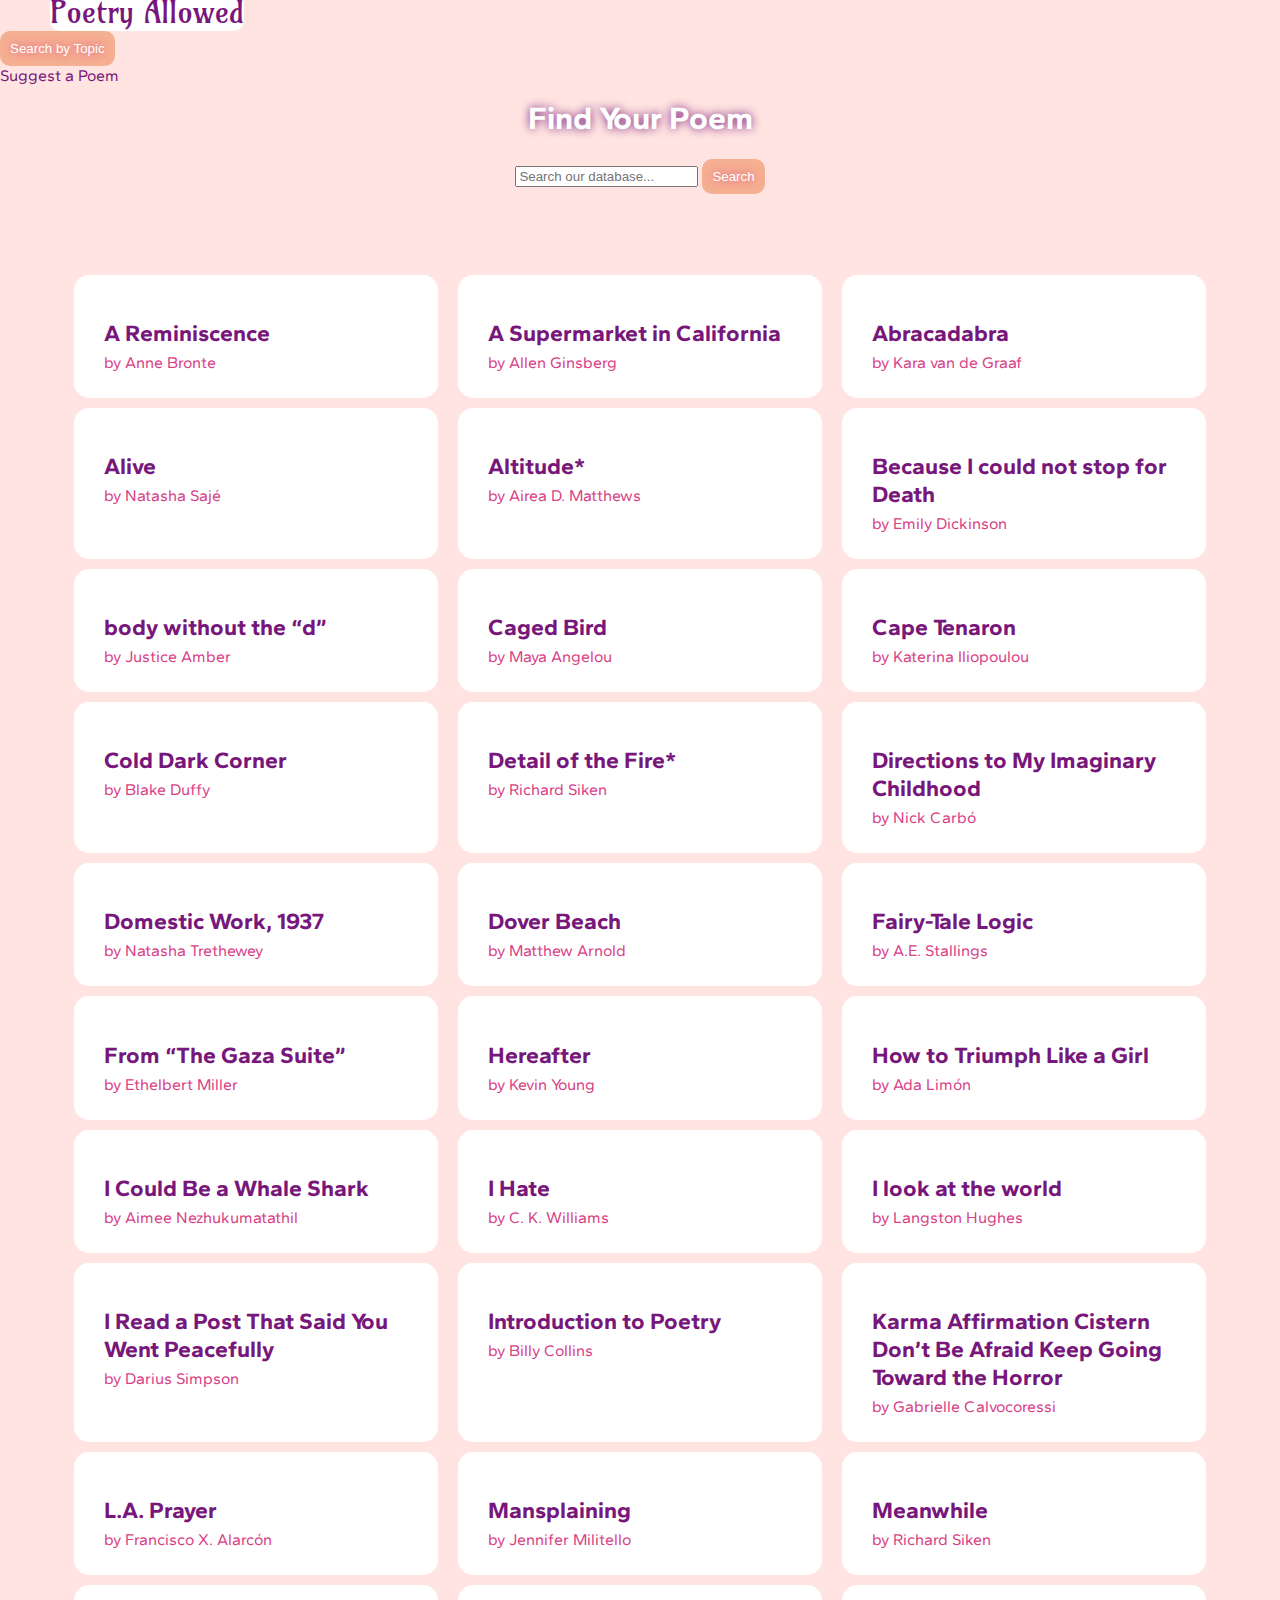
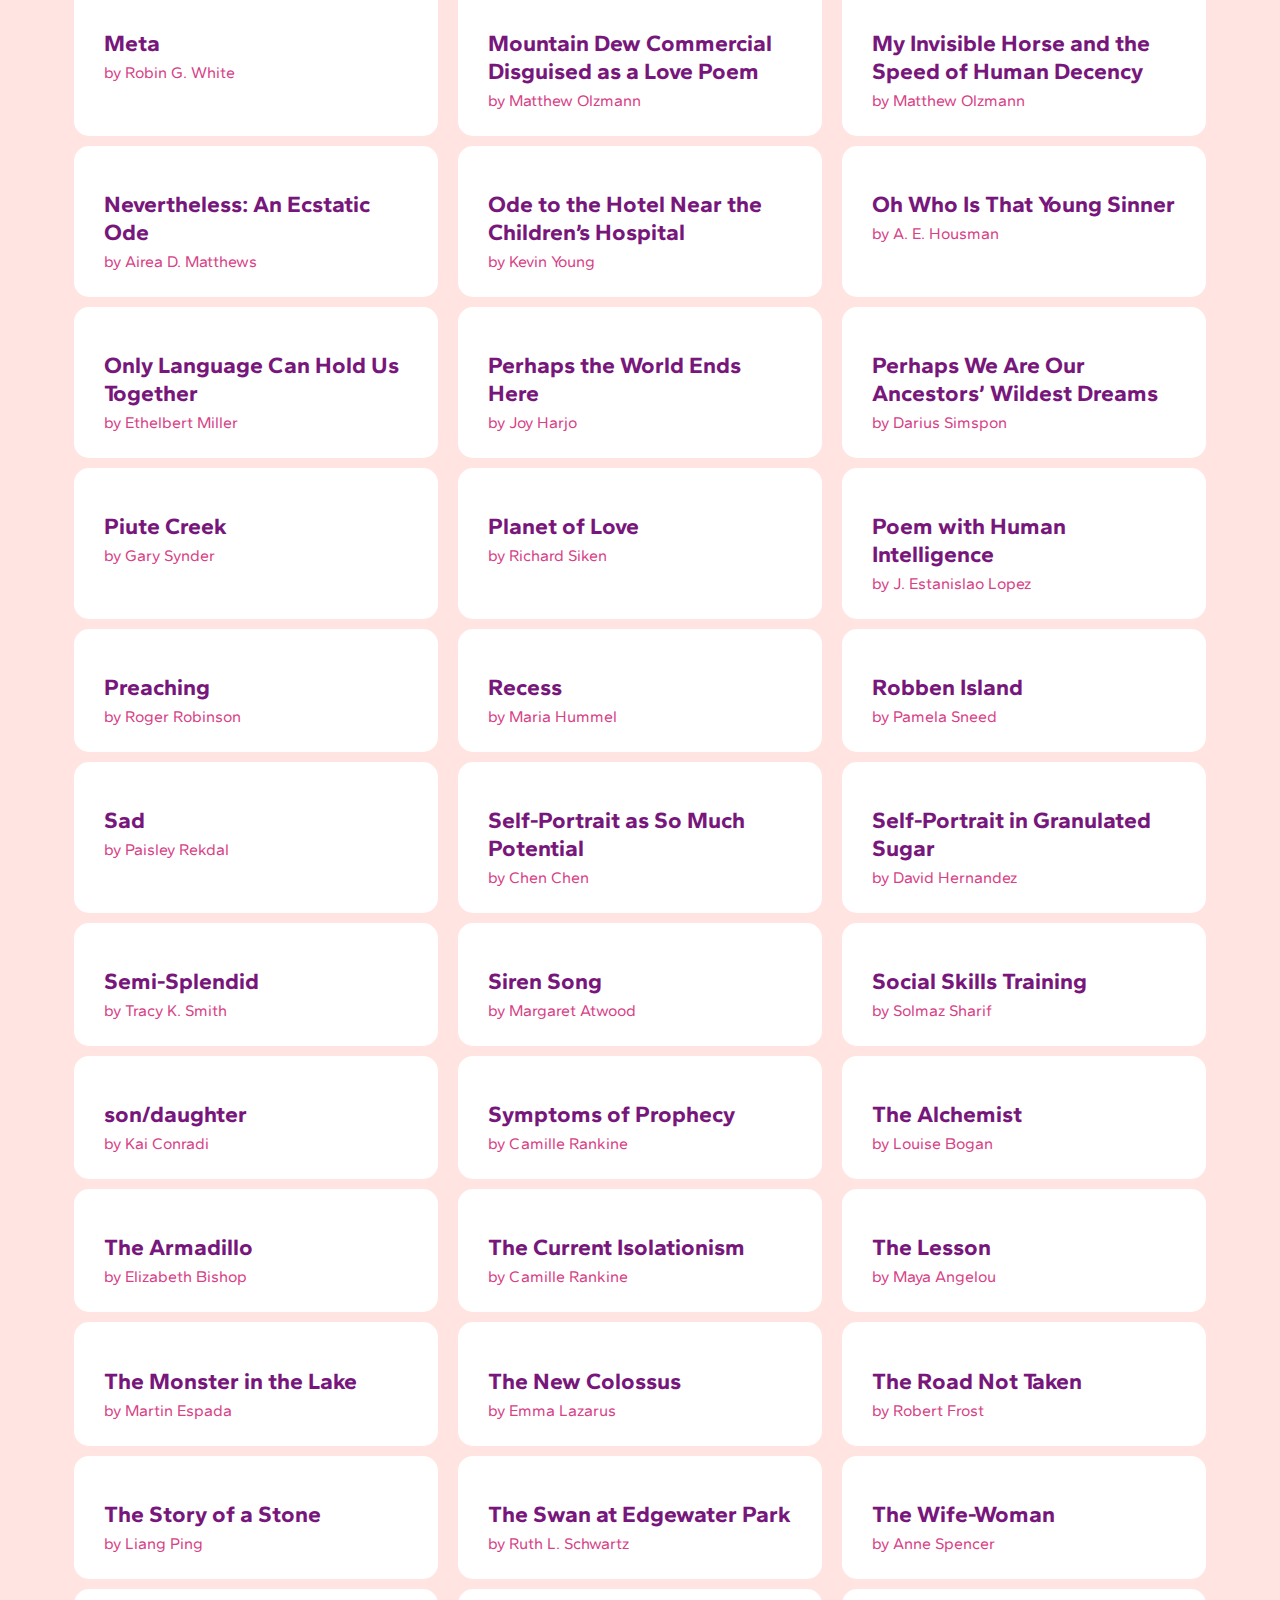
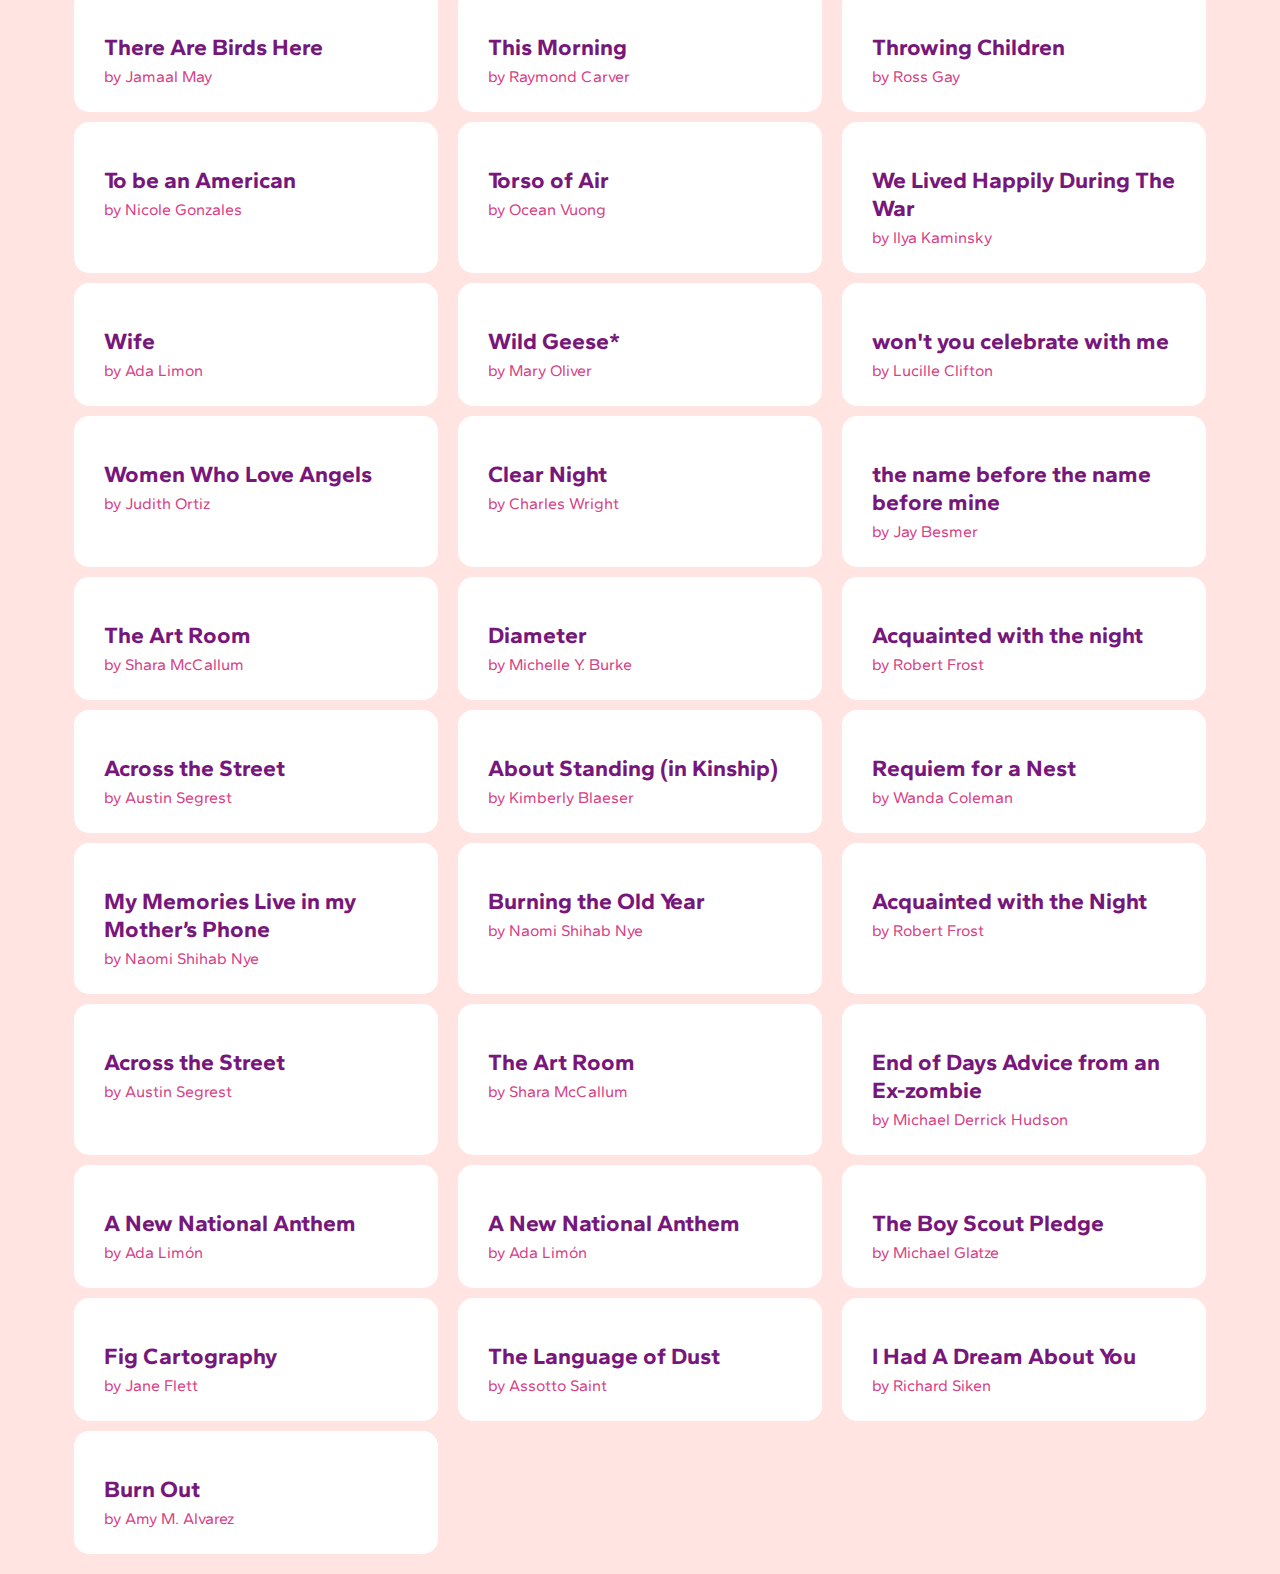
<file: index.html>
<!DOCTYPE html>
<html>

<head>
    <link rel="icon" type="image/x-icon" href="https://codehs.com/uploads/ac77081fd150ff7563c68238b5b0417e">
    <title>Poetry Allowed</title>
    <link rel="stylesheet" type="text/css" href="style.css">
</head>

<body>
    <div id = "navBar">
        <button id = "navHead">
            Poetry Allowed
        </button>
        <div id = "space"></div>
        <div class = "dropdown">
            <button id = "navLink1" class = "navLink">Search by Topic</button>
            <div class="dropdown-content">
                <button class="dropdown-item">Childhood/Nostalgia</button>
                <button class="dropdown-item">Food</button>
                <button class="dropdown-item">Gender Identity/Gender/Sexuality</button>
                <button class="dropdown-item">Grief/Loss</button>
                <button class="dropdown-item">Love</button>
                <button class="dropdown-item">Migration/Displacement</a>
                <button class="dropdown-item">Nature/Environment</button>
                <button class="dropdown-item">Politics/Justice</button>
                <button class="dropdown-item">Pop Culture</button>
                <button class="dropdown-item">Philosophy/Abstraction</a>
                <button class="dropdown-item">Race/Ethnicity</button>
                <button class="dropdown-item">Relationships/Family/Friendship</button>
                <button class="dropdown-item">Religion/Spirituality/Ritual</button>
                <button class="dropdown-item">Science/STEM</button>
                <button class="dropdown-item">War/Conflict</button>
                <button class="dropdown-item">Work/Labor</button>
                <button class="dropdown-item">Social Commentary</button>
            </div>
        </div>
        <a href="https://docs.google.com/forms/u/0/d/e/1FAIpQLSfgTOy_f_DqleMDY-ouI7MykMN5O0qqR0MLsMNN8QPGnF-Ezg/formResponse" class = "navLink" id = "navLink2">Suggest a Poem</a>
    </div>
        
    <div id="display">
        <h1>Find Your Poem</h1>
        <div id="searchHorizontal">
            <input id="searchBar" type="text" placeholder="Search our database..."> </input>
            <button type="button" id="searcher">Search</button>
        </div>
    </div>
    
    
    <div id = "main">
      
    </div>
        
        <div id="listView">
            
            
        </div>
    <script src = "script.js"></script>
</body>

</html>
</file>
<file: style.css>
@import url('https://fonts.googleapis.com/css2?family=Limelight&display=swap');
@import url('https://fonts.googleapis.com/css2?family=Gantari:ital,wght@0,100..900;1,100..900&family=Limelight&display=swap');
@import url('https://fonts.googleapis.com/css2?family=Amarante&family=Gantari:ital,wght@0,100..900;1,100..900&family=Limelight&display=swap');


:root {
    --bs-border-radius: inherit;
    --bs-link-color: inherit;
    --bs-body-font-size: inherit;
}

#actionHeader {
    margin: 0;
    padding-top: 5%;
    padding-left: 0;
    padding-right: 0;
    font-size: 90px !important;
    font-family: 'Limelight';
}

#searcher {
    border-radius: 10px !important;
}

#display {
    color: white;
    text-shadow: 0px 0px 10px rgb(116, 23, 123);
    text-align: center;
    background-image: url(https://codehs.com/uploads/103641a82c0843bba6306faccae0e6d2);
    background-size: cover;
    margin: 0;
    padding-bottom: 4%;
}

#display2 {
    color: white;
    text-shadow: 0px 0px 10px rgb(116, 23, 123);
    text-align: center;
    background-image: url(https://codehs.com/uploads/3fa153c2b42b3ce44a513a85cdc4ce3d);
    background-size: cover;
    margin: 0;
    padding-bottom: 4%;
}

body {
    color: rgb(120, 23, 123);
    background-color: mistyRose !important;
    margin: 0;
    font-family: 'Gantari';
}

#main {
    padding-top: 20px;
    padding-right: 50px;
    padding-left: 50px;
    color: rgb(120, 23, 123);
}

.item {
    background-color: white;
    margin: 10px;
    padding-top: 25px;
    padding-bottom: 10px;
    padding-left: 30px;
    padding-right: 30px;
    border-radius: 15px;
    margin-bottom: 0px;
    color: inherit !important;
    text-decoration: inherit !important;
}

#listView {
    color: rgb(215, 65, 133);
    display: grid;
    grid-template-columns: 1fr 1fr 1fr;
    margin-left: 5%;
    margin-right: 5%;
    margin-bottom: 20px !important;
}

.nav-link {
    font-size: 15px !important;
}

.bs--body-bg {
    background-color: mistyRose !important;
}

h2 {
    color: rgb(120, 23, 123);
    margin-bottom: -10px;
    font-weight: bold !important;
    font-size: 23px !important;
}

.nav-item {
    color: rgb(120, 23, 123); 
    text-align: right !important;
}

.navbar {
    background-color: white;
    padding-left: 30px;
    padding-right: 0px;
    padding-top: 0px;
    padding-bottom: 0px;
}

.nav-link {
    font-size: 18px;
    color: rgb(120, 23, 123);
    padding: 0px;
    text-shadow: none;
    box-shadow: none;
    background-color: white;
    font-family: "Gantari";
    padding: 0px;
}

#navLink2 {
    margin-top: 0px;
}

.navLink:hover {
    background-color: white;
    box-shadow: none;
    text-shadow: none;
    color: rgb(215, 65, 133);
}

#navHead {
    font-family: "Amarante";
    color: rgb(120, 23, 123);
    background-color: white;
    text-shadow: none;
    font-size: 30px;
    padding: 0px;
    box-shadow: none;
    margin-left: 50px;
    margin-right: 50px;
}

.bs--link-color-rgb {
    color: inherit !important;
    text-decoration: none !important;
}

.bs--link-color {
    color: inherit !important;
    text-decoration: none !important;
}

#navHead:hover {
    color: rgb(215, 65, 133);
}

#navBar {
    margin-top: -7px;
    margin-bottom: -7px;
}



a {
    color: rgb(120, 23, 123) !important;
    text-decoration: inherit !important;
}

a:hover {
    color: rgb(215, 65, 133) !important;
}

#searchBar {
    padding-right: 0px !important;
    margin-right: 0px !important;
}

/*
#searchBar {
    border: 0px;
    padding: 0px;
    margin-top: 0px;
    margin-left: 0px;
    margin-right: 5px;
    color: rgb(215, 65, 133);
    border-radius: 10px;
    width: 40%;
    outline-color: rgb(215, 65, 133) !important;
}
*/

#searchBarPoem {
    border: 0px;
    padding: 10px;
    margin-top: 25px;
    margin-left: 0px;
    margin-right: 5px;
    color: rgb(215, 65, 133);
    border-radius: 10px;
    width: 40%;
    /*outline-color: rgb(215, 65, 133) !important;*/
}

#navbarSupportedContent {
    margin-right: 100px !important;
}

button {
    border: 0px;
    padding: 10px;
    background-color: rgb(245, 175, 145);
    border-radius: 10px;
    color: white;
    text-shadow: 0px 0px 10px rgb(215, 65, 133);
}

button:hover {
    background-color: rgb(255, 195, 167);
    box-shadow: 0px 0px 10px rgb(215, 65, 133);
}

#noResults {
    text-align: center;
    color: rgb(120, 23, 123);
}

#contactHeader {
    margin: 0;
    padding-top: 7%;
    padding-bottom: 2%;
    padding-left: 0;
    padding-right: 0;
    font-size: 90px !important;
    font-family: 'Limelight';
}

.dropdown-menu {
    outline: none !important;
    --bs-dropdown-border-color: rgba(0, 0, 0, 0) !important;
    box-shadow: 0px 0px 10px rgb(215, 65, 133, 0.1);
}

.dropdown-content {
    display: none;
    position: absolute;
    background-color: rgba(255, 255, 255, 0.7);
    min-width: 100px;
    text-align: center;
    box-shadow: 0px 10px 20px rgba(215, 65, 133, 0.4);
    z-index: 1;
    border-radius: 15px !important;
    padding-top: 10px;
    padding-bottom: 10px;
}

.dropdown:hover .dropdown-content {
    display: grid;
    grid-template-columns: 200px;
}

.dropdown-item {
    color: rgb(120, 23, 123);
    border-radius: 0;
    background-color: transparent;
    text-shadow: none;
    padding: none;
    box-shadow: none;
}

.dropdown-item:hover {
    background-color: white;
    box-shadow: none;
}


@media all and (max-width: 992px) {
    #listView {
        grid-template-columns: 1fr;
    }

    #searchBarPoem {
        padding: 9px;
        font-size: 15px;
        width: 60%;
    }

    #searcher {
        padding: 9px;
        font-size: 15px;
    }

    .navbar-collapse {
        display: none !important;
    }

    :root {
        .d-flex {
            display: inherit !important;
        }

        .collapse:not(.show) {
            display: none !important;
        }
    }

    #actionHeader {
        font-size: 65px !important;
        padding-bottom: -10px;
        padding-left: 2%;
        padding-right: 2%;
    }

    #contactHeader {
        font-size: 50px !important;
        padding-bottom: -10px;
        padding-left: 2%;
        padding-right: 2%;
    }

    #navHead {
        margin-left: 7%;
    }

    .navbar-toggler {
        margin-right: 7%;
    }

}
</file>
